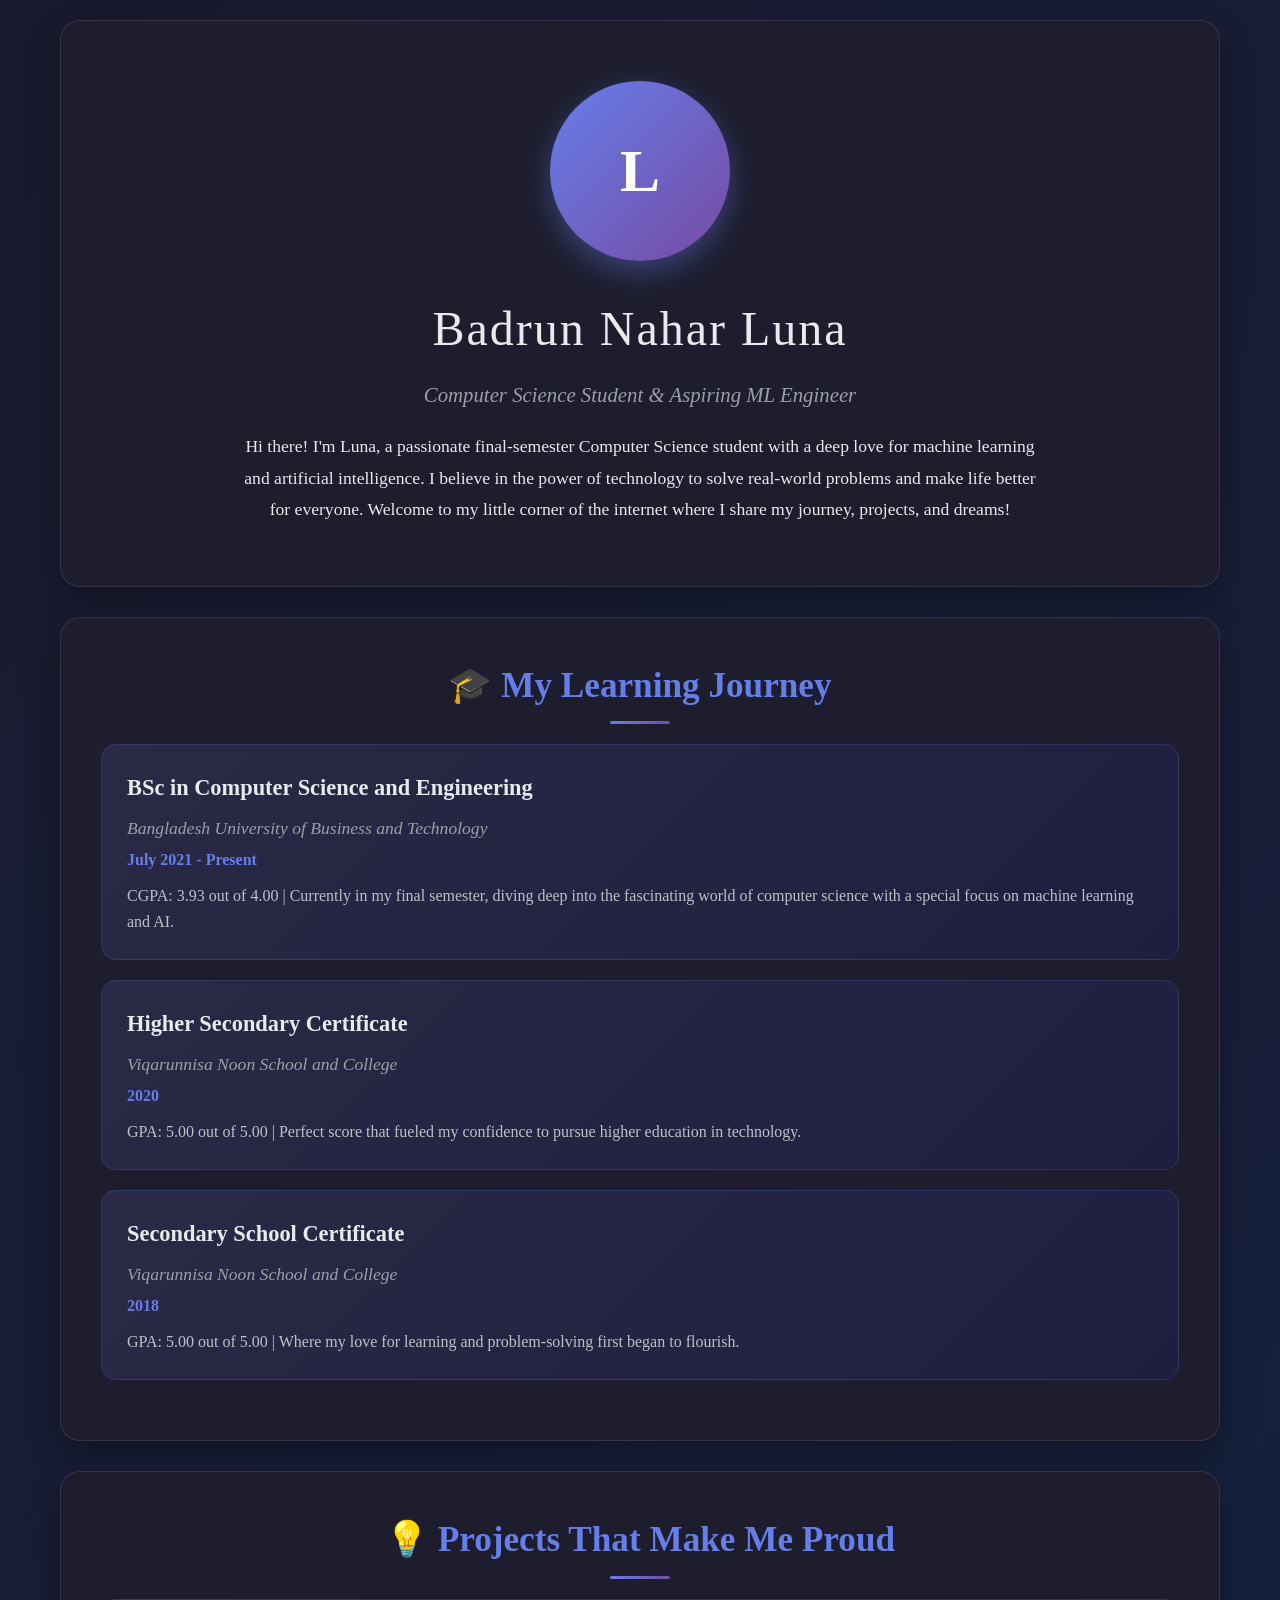
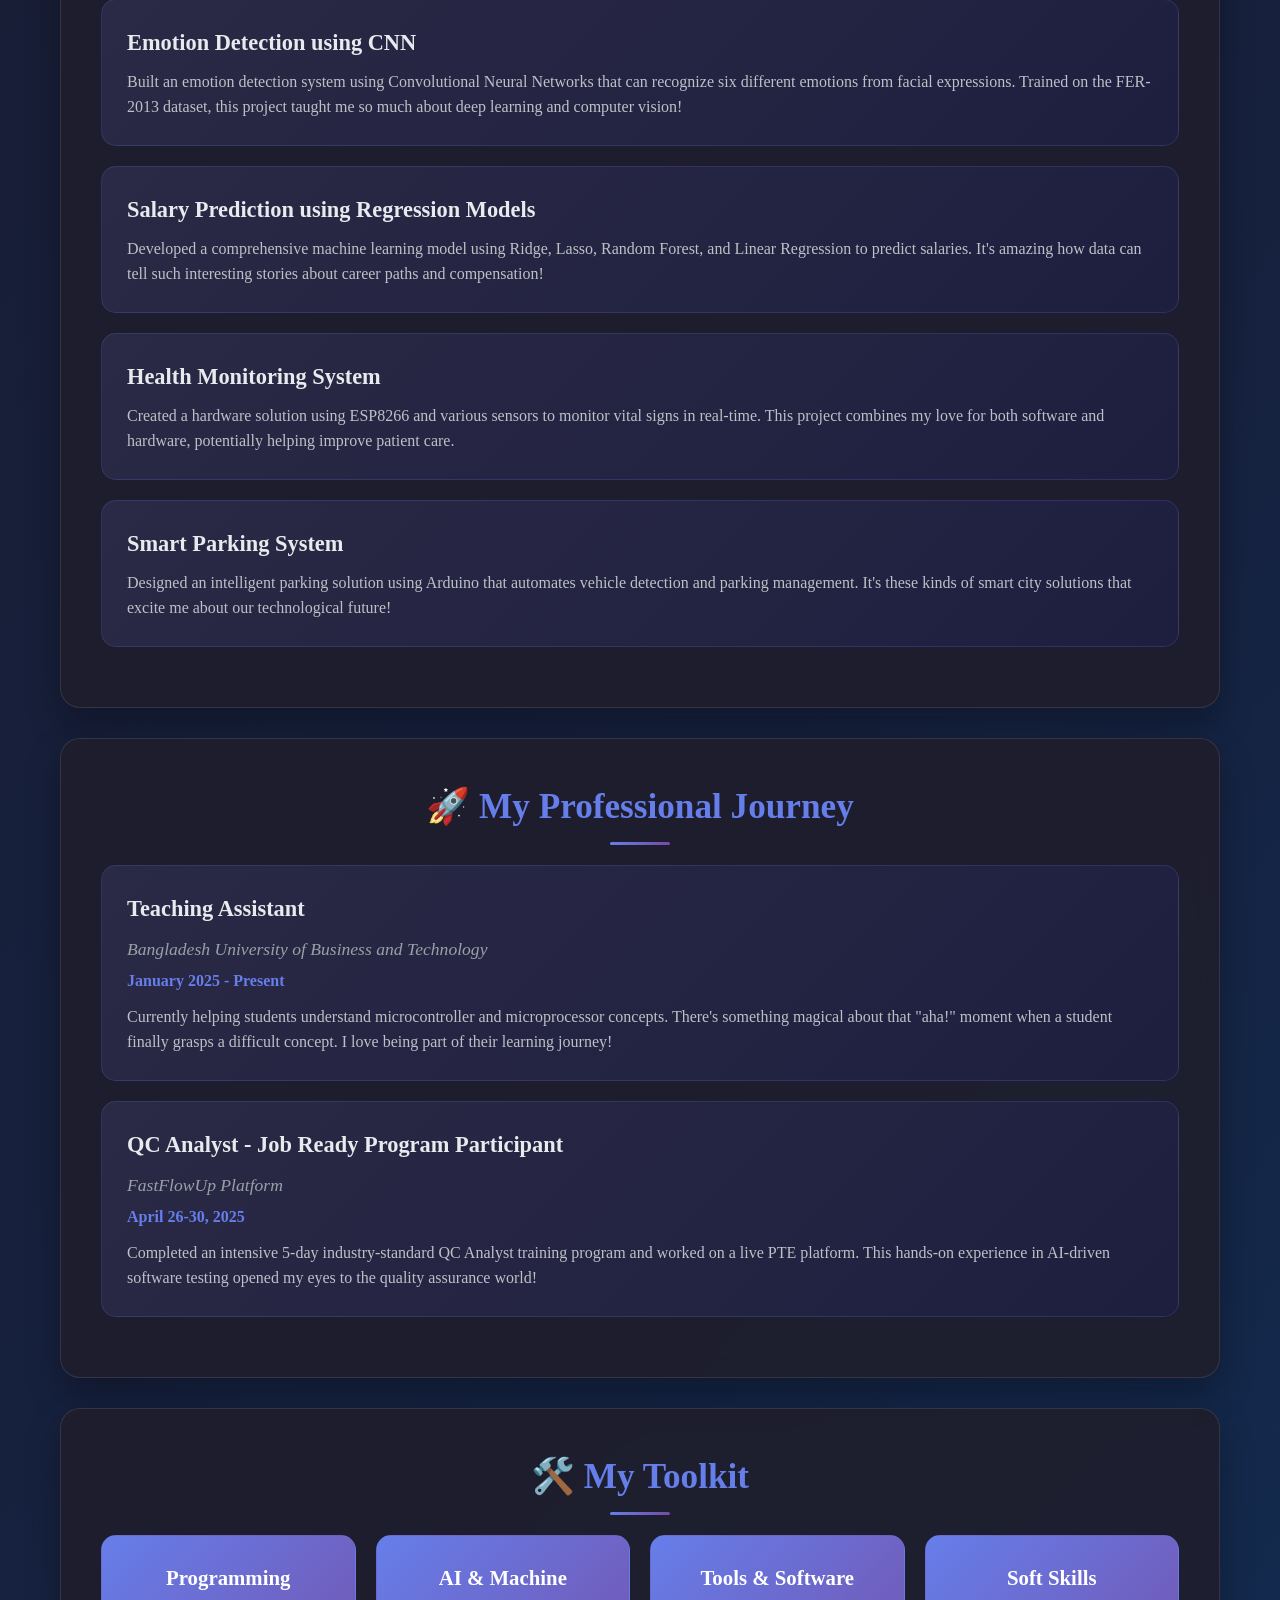
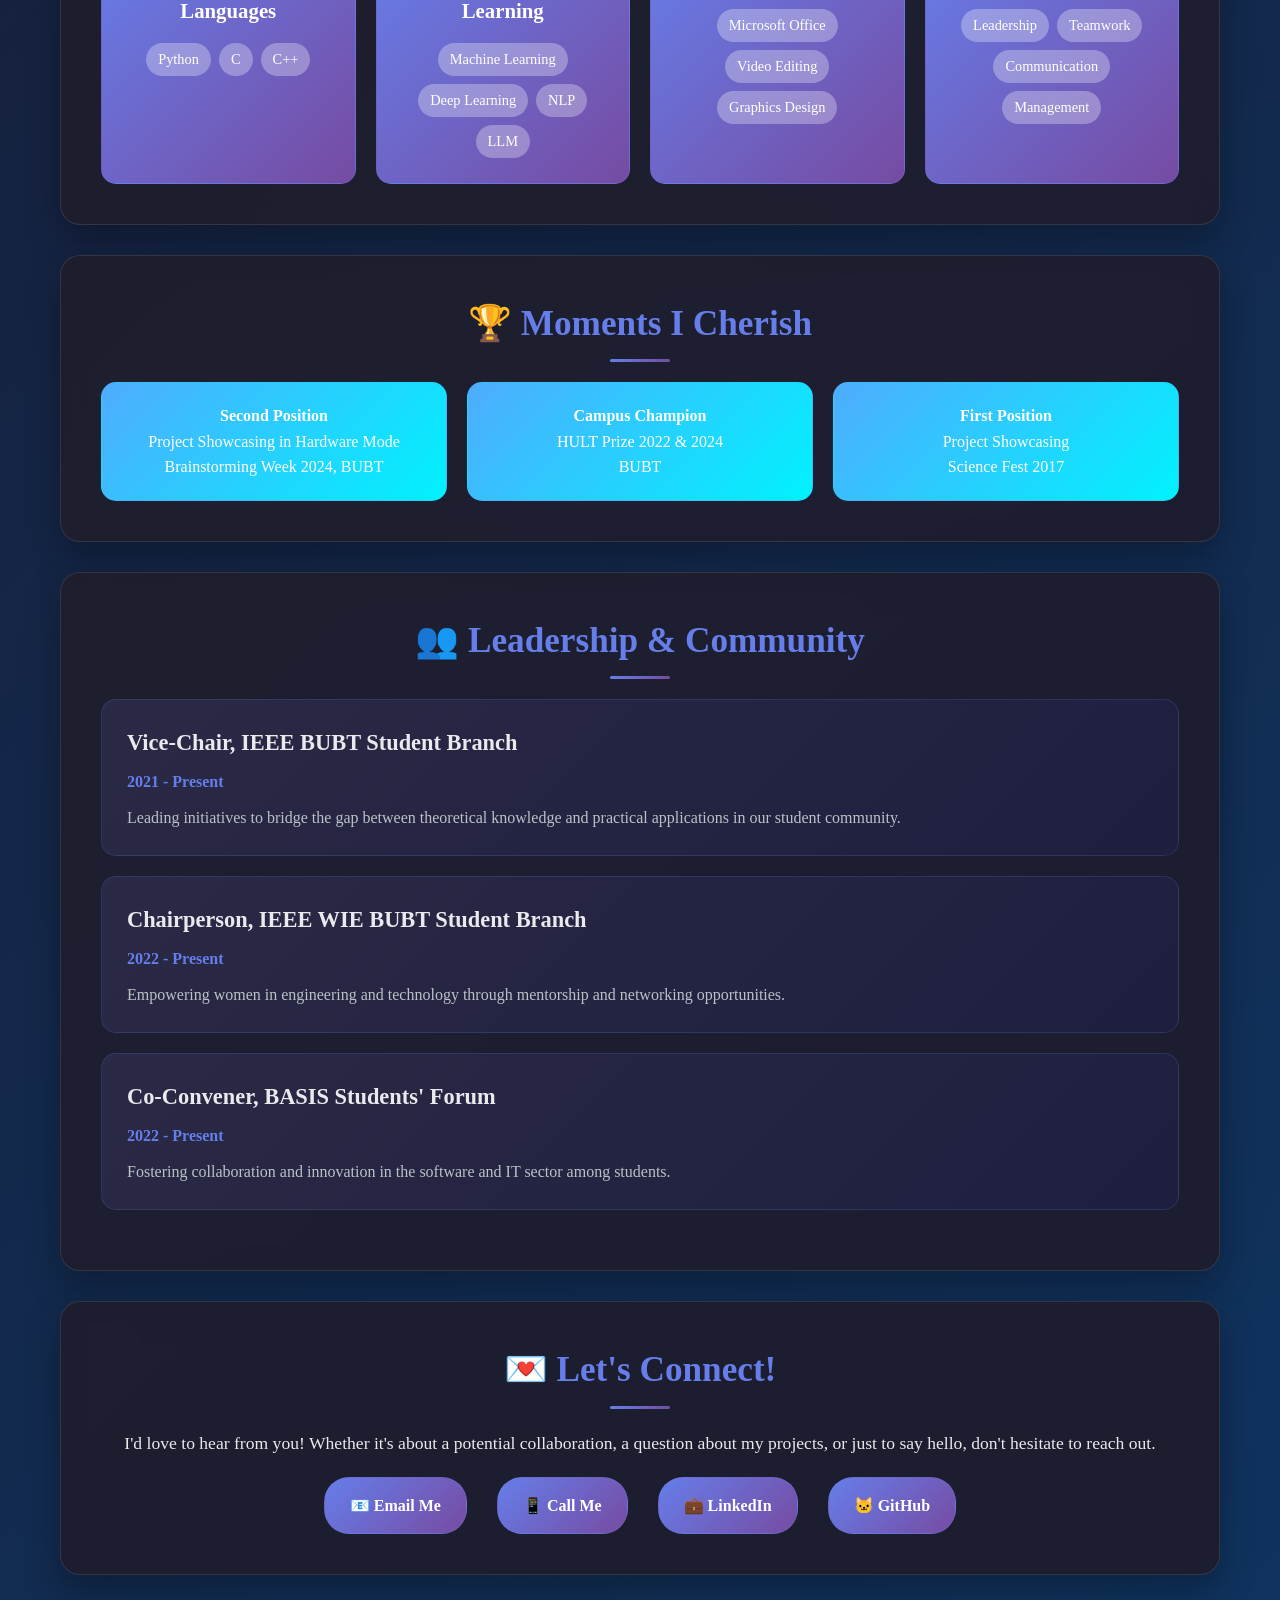
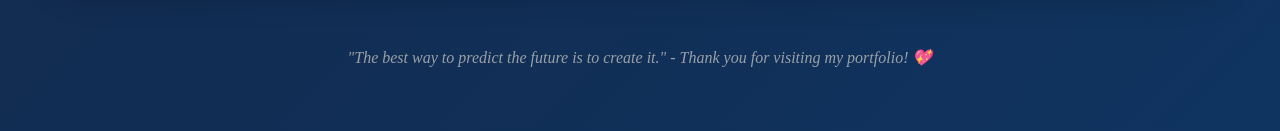
<file: luna_portfolio (1).html>
<!DOCTYPE html>
<html lang="en">
<head>
    <meta charset="UTF-8">
    <meta name="viewport" content="width=device-width, initial-scale=1.0">
    <title>Badrun Nahar Luna - Portfolio</title>
    <style>
        * {
            margin: 0;
            padding: 0;
            box-sizing: border-box;
        }

        body {
            font-family: 'Georgia', 'Times New Roman', serif;
            line-height: 1.6;
            color: #e8eaed;
            background: linear-gradient(135deg, #1a1a2e 0%, #16213e 50%, #0f3460 100%);
            min-height: 100vh;
        }

        .container {
            max-width: 1200px;
            margin: 0 auto;
            padding: 20px;
        }

        .header {
            text-align: center;
            padding: 60px 0;
            background: rgba(30, 30, 46, 0.95);
            border-radius: 20px;
            margin-bottom: 30px;
            box-shadow: 0 15px 35px rgba(0, 0, 0, 0.3);
            backdrop-filter: blur(10px);
            border: 1px solid rgba(255, 255, 255, 0.1);
        }

        .profile-img {
            width: 180px;
            height: 180px;
            border-radius: 50%;
            background: linear-gradient(135deg, #667eea, #764ba2);
            margin: 0 auto 30px;
            display: flex;
            align-items: center;
            justify-content: center;
            font-size: 60px;
            color: white;
            font-weight: bold;
            box-shadow: 0 10px 30px rgba(102, 126, 234, 0.4);
            animation: gentle-pulse 3s ease-in-out infinite;
        }

        @keyframes gentle-pulse {
            0%, 100% { transform: scale(1); }
            50% { transform: scale(1.05); }
        }

        .name {
            font-size: 3em;
            color: #e8eaed;
            margin-bottom: 10px;
            font-weight: 300;
            letter-spacing: 2px;
        }

        .title {
            font-size: 1.3em;
            color: #9aa0a6;
            margin-bottom: 20px;
            font-style: italic;
        }

        .intro {
            font-size: 1.1em;
            color: #e8eaed;
            max-width: 800px;
            margin: 0 auto;
            line-height: 1.8;
        }

        .section {
            background: rgba(30, 30, 46, 0.95);
            margin: 30px 0;
            padding: 40px;
            border-radius: 20px;
            box-shadow: 0 15px 35px rgba(0, 0, 0, 0.3);
            backdrop-filter: blur(10px);
            border: 1px solid rgba(255, 255, 255, 0.1);
            transition: transform 0.3s ease, box-shadow 0.3s ease;
        }

        .section:hover {
            transform: translateY(-5px);
            box-shadow: 0 20px 40px rgba(0, 0, 0, 0.4);
            border-color: rgba(102, 126, 234, 0.3);
        }

        .section-title {
            font-size: 2.2em;
            color: #667eea;
            margin-bottom: 30px;
            text-align: center;
            position: relative;
        }

        .section-title::after {
            content: "";
            position: absolute;
            bottom: -10px;
            left: 50%;
            transform: translateX(-50%);
            width: 60px;
            height: 3px;
            background: linear-gradient(to right, #667eea, #764ba2);
            border-radius: 2px;
        }

        .education-item, .project-item, .experience-item {
            background: linear-gradient(135deg, #2a2a46, #1e1e3f);
            padding: 25px;
            margin: 20px 0;
            border-radius: 15px;
            border-left: 5px solid #667eea;
            border: 1px solid rgba(102, 126, 234, 0.2);
            transition: all 0.3s ease;
        }

        .education-item:hover, .project-item:hover, .experience-item:hover {
            transform: translateX(10px);
            box-shadow: 0 10px 25px rgba(102, 126, 234, 0.3);
            border-left-color: #764ba2;
        }

        .item-title {
            font-size: 1.4em;
            color: #e8eaed;
            font-weight: bold;
            margin-bottom: 8px;
        }

        .item-subtitle {
            font-size: 1.1em;
            color: #9aa0a6;
            margin-bottom: 5px;
            font-style: italic;
        }

        .item-date {
            color: #667eea;
            font-weight: bold;
            margin-bottom: 10px;
        }

        .item-description {
            color: #bdc1c6;
            line-height: 1.6;
        }

        .skills-grid {
            display: grid;
            grid-template-columns: repeat(auto-fit, minmax(250px, 1fr));
            gap: 20px;
            margin-top: 20px;
        }

        .skill-category {
            background: linear-gradient(135deg, #667eea, #764ba2);
            padding: 25px;
            border-radius: 15px;
            text-align: center;
            color: white;
            border: 1px solid rgba(102, 126, 234, 0.3);
            transition: transform 0.3s ease;
        }

        .skill-category:hover {
            transform: scale(1.05);
            box-shadow: 0 10px 25px rgba(102, 126, 234, 0.4);
        }

        .skill-category h4 {
            font-size: 1.3em;
            margin-bottom: 15px;
        }

        .skill-tags {
            display: flex;
            flex-wrap: wrap;
            gap: 8px;
            justify-content: center;
        }

        .skill-tag {
            background: rgba(255, 255, 255, 0.3);
            padding: 5px 12px;
            border-radius: 20px;
            font-size: 0.9em;
            backdrop-filter: blur(5px);
        }

        .achievements {
            display: grid;
            grid-template-columns: repeat(auto-fit, minmax(300px, 1fr));
            gap: 20px;
            margin-top: 20px;
        }

        .achievement-item {
            background: linear-gradient(135deg, #4facfe, #00f2fe);
            padding: 20px;
            border-radius: 15px;
            color: white;
            text-align: center;
            border: 1px solid rgba(79, 172, 254, 0.3);
            transition: transform 0.3s ease;
        }

        .achievement-item:hover {
            transform: scale(1.05);
            box-shadow: 0 10px 25px rgba(79, 172, 254, 0.4);
        }

        .contact-info {
            text-align: center;
            margin-top: 20px;
        }

        .contact-links {
            display: flex;
            justify-content: center;
            gap: 30px;
            flex-wrap: wrap;
        }

        .contact-link {
            background: linear-gradient(135deg, #667eea, #764ba2);
            color: white;
            padding: 15px 25px;
            text-decoration: none;
            border-radius: 25px;
            border: 1px solid rgba(102, 126, 234, 0.3);
            transition: all 0.3s ease;
            font-weight: bold;
        }

        .contact-link:hover {
            transform: translateY(-3px);
            box-shadow: 0 10px 25px rgba(102, 126, 234, 0.4);
            border-color: rgba(118, 75, 162, 0.5);
        }

        .footer {
            text-align: center;
            padding: 40px 0;
            color: #9aa0a6;
            font-style: italic;
        }

        @media (max-width: 768px) {
            .name { font-size: 2.2em; }
            .section { padding: 25px; }
            .contact-links { flex-direction: column; align-items: center; }
            .skills-grid { grid-template-columns: 1fr; }
        }
    </style>
</head>
<body>
    <div class="container">
        <!-- Header Section -->
        <div class="header">
            <div class="profile-img">L</div>
            <h1 class="name">Badrun Nahar Luna</h1>
            <p class="title">Computer Science Student & Aspiring ML Engineer</p>
            <p class="intro">
                Hi there! I'm Luna, a passionate final-semester Computer Science student with a deep love for machine learning and artificial intelligence. I believe in the power of technology to solve real-world problems and make life better for everyone. Welcome to my little corner of the internet where I share my journey, projects, and dreams!
            </p>
        </div>

        <!-- Education Section -->
        <div class="section">
            <h2 class="section-title">🎓 My Learning Journey</h2>
            <div class="education-item">
                <div class="item-title">BSc in Computer Science and Engineering</div>
                <div class="item-subtitle">Bangladesh University of Business and Technology</div>
                <div class="item-date">July 2021 - Present</div>
                <div class="item-description">CGPA: 3.93 out of 4.00 | Currently in my final semester, diving deep into the fascinating world of computer science with a special focus on machine learning and AI.</div>
            </div>
            <div class="education-item">
                <div class="item-title">Higher Secondary Certificate</div>
                <div class="item-subtitle">Viqarunnisa Noon School and College</div>
                <div class="item-date">2020</div>
                <div class="item-description">GPA: 5.00 out of 5.00 | Perfect score that fueled my confidence to pursue higher education in technology.</div>
            </div>
            <div class="education-item">
                <div class="item-title">Secondary School Certificate</div>
                <div class="item-subtitle">Viqarunnisa Noon School and College</div>
                <div class="item-date">2018</div>
                <div class="item-description">GPA: 5.00 out of 5.00 | Where my love for learning and problem-solving first began to flourish.</div>
            </div>
        </div>

        <!-- Projects Section -->
        <div class="section">
            <h2 class="section-title">💡 Projects That Make Me Proud</h2>
            <div class="project-item">
                <div class="item-title">Emotion Detection using CNN</div>
                <div class="item-description">Built an emotion detection system using Convolutional Neural Networks that can recognize six different emotions from facial expressions. Trained on the FER-2013 dataset, this project taught me so much about deep learning and computer vision!</div>
            </div>
            <div class="project-item">
                <div class="item-title">Salary Prediction using Regression Models</div>
                <div class="item-description">Developed a comprehensive machine learning model using Ridge, Lasso, Random Forest, and Linear Regression to predict salaries. It's amazing how data can tell such interesting stories about career paths and compensation!</div>
            </div>
            <div class="project-item">
                <div class="item-title">Health Monitoring System</div>
                <div class="item-description">Created a hardware solution using ESP8266 and various sensors to monitor vital signs in real-time. This project combines my love for both software and hardware, potentially helping improve patient care.</div>
            </div>
            <div class="project-item">
                <div class="item-title">Smart Parking System</div>
                <div class="item-description">Designed an intelligent parking solution using Arduino that automates vehicle detection and parking management. It's these kinds of smart city solutions that excite me about our technological future!</div>
            </div>
        </div>

        <!-- Experience Section -->
        <div class="section">
            <h2 class="section-title">🚀 My Professional Journey</h2>
            <div class="experience-item">
                <div class="item-title">Teaching Assistant</div>
                <div class="item-subtitle">Bangladesh University of Business and Technology</div>
                <div class="item-date">January 2025 - Present</div>
                <div class="item-description">Currently helping students understand microcontroller and microprocessor concepts. There's something magical about that "aha!" moment when a student finally grasps a difficult concept. I love being part of their learning journey!</div>
            </div>
            <div class="experience-item">
                <div class="item-title">QC Analyst - Job Ready Program Participant</div>
                <div class="item-subtitle">FastFlowUp Platform</div>
                <div class="item-date">April 26-30, 2025</div>
                <div class="item-description">Completed an intensive 5-day industry-standard QC Analyst training program and worked on a live PTE platform. This hands-on experience in AI-driven software testing opened my eyes to the quality assurance world!</div>
            </div>
        </div>

        <!-- Skills Section -->
        <div class="section">
            <h2 class="section-title">🛠️ My Toolkit</h2>
            <div class="skills-grid">
                <div class="skill-category">
                    <h4>Programming Languages</h4>
                    <div class="skill-tags">
                        <span class="skill-tag">Python</span>
                        <span class="skill-tag">C</span>
                        <span class="skill-tag">C++</span>
                    </div>
                </div>
                <div class="skill-category">
                    <h4>AI & Machine Learning</h4>
                    <div class="skill-tags">
                        <span class="skill-tag">Machine Learning</span>
                        <span class="skill-tag">Deep Learning</span>
                        <span class="skill-tag">NLP</span>
                        <span class="skill-tag">LLM</span>
                    </div>
                </div>
                <div class="skill-category">
                    <h4>Tools & Software</h4>
                    <div class="skill-tags">
                        <span class="skill-tag">Microsoft Office</span>
                        <span class="skill-tag">Video Editing</span>
                        <span class="skill-tag">Graphics Design</span>
                    </div>
                </div>
                <div class="skill-category">
                    <h4>Soft Skills</h4>
                    <div class="skill-tags">
                        <span class="skill-tag">Leadership</span>
                        <span class="skill-tag">Teamwork</span>
                        <span class="skill-tag">Communication</span>
                        <span class="skill-tag">Management</span>
                    </div>
                </div>
            </div>
        </div>

        <!-- Achievements Section -->
        <div class="section">
            <h2 class="section-title">🏆 Moments I Cherish</h2>
            <div class="achievements">
                <div class="achievement-item">
                    <h4>Second Position</h4>
                    <p>Project Showcasing in Hardware Mode<br>Brainstorming Week 2024, BUBT</p>
                </div>
                <div class="achievement-item">
                    <h4>Campus Champion</h4>
                    <p>HULT Prize 2022 & 2024<br>BUBT</p>
                </div>
                <div class="achievement-item">
                    <h4>First Position</h4>
                    <p>Project Showcasing<br>Science Fest 2017</p>
                </div>
            </div>
        </div>

        <!-- Leadership Section -->
        <div class="section">
            <h2 class="section-title">👥 Leadership & Community</h2>
            <div class="experience-item">
                <div class="item-title">Vice-Chair, IEEE BUBT Student Branch</div>
                <div class="item-date">2021 - Present</div>
                <div class="item-description">Leading initiatives to bridge the gap between theoretical knowledge and practical applications in our student community.</div>
            </div>
            <div class="experience-item">
                <div class="item-title">Chairperson, IEEE WIE BUBT Student Branch</div>
                <div class="item-date">2022 - Present</div>
                <div class="item-description">Empowering women in engineering and technology through mentorship and networking opportunities.</div>
            </div>
            <div class="experience-item">
                <div class="item-title">Co-Convener, BASIS Students' Forum</div>
                <div class="item-date">2022 - Present</div>
                <div class="item-description">Fostering collaboration and innovation in the software and IT sector among students.</div>
            </div>
        </div>

        <!-- Contact Section -->
        <div class="section">
            <h2 class="section-title">💌 Let's Connect!</h2>
            <div class="contact-info">
                <p style="margin-bottom: 20px; font-size: 1.1em;">I'd love to hear from you! Whether it's about a potential collaboration, a question about my projects, or just to say hello, don't hesitate to reach out.</p>
                <div class="contact-links">
                    <a href="mailto:naharluna010@gmail.com" class="contact-link">📧 Email Me</a>
                    <a href="tel:+8801567905581" class="contact-link">📱 Call Me</a>
                    <a href="#" class="contact-link">💼 LinkedIn</a>
                    <a href="#" class="contact-link">🐱 GitHub</a>
                </div>
            </div>
        </div>

        <div class="footer">
            <p>"The best way to predict the future is to create it." - Thank you for visiting my portfolio! 💖</p>
        </div>
    </div>

    <script>
        // Add smooth scrolling and gentle animations
        document.addEventListener('DOMContentLoaded', function() {
            // Smooth scroll for any internal links
            document.querySelectorAll('a[href^="#"]').forEach(anchor => {
                anchor.addEventListener('click', function (e) {
                    e.preventDefault();
                    const target = document.querySelector(this.getAttribute('href'));
                    if (target) {
                        target.scrollIntoView({
                            behavior: 'smooth',
                            block: 'start'
                        });
                    }
                });
            });

            // Add gentle entrance animations
            const sections = document.querySelectorAll('.section');
            const observerOptions = {
                threshold: 0.1,
                rootMargin: '0px 0px -50px 0px'
            };

            const observer = new IntersectionObserver((entries) => {
                entries.forEach(entry => {
                    if (entry.isIntersecting) {
                        entry.target.style.opacity = '1';
                        entry.target.style.transform = 'translateY(0)';
                    }
                });
            }, observerOptions);

            sections.forEach(section => {
                section.style.opacity = '0';
                section.style.transform = 'translateY(20px)';
                section.style.transition = 'opacity 0.6s ease, transform 0.6s ease';
                observer.observe(section);
            });

            // Header appears immediately
            document.querySelector('.header').style.opacity = '1';
            document.querySelector('.header').style.transform = 'translateY(0)';
        });
    </script>
</body>
</html>
</file>
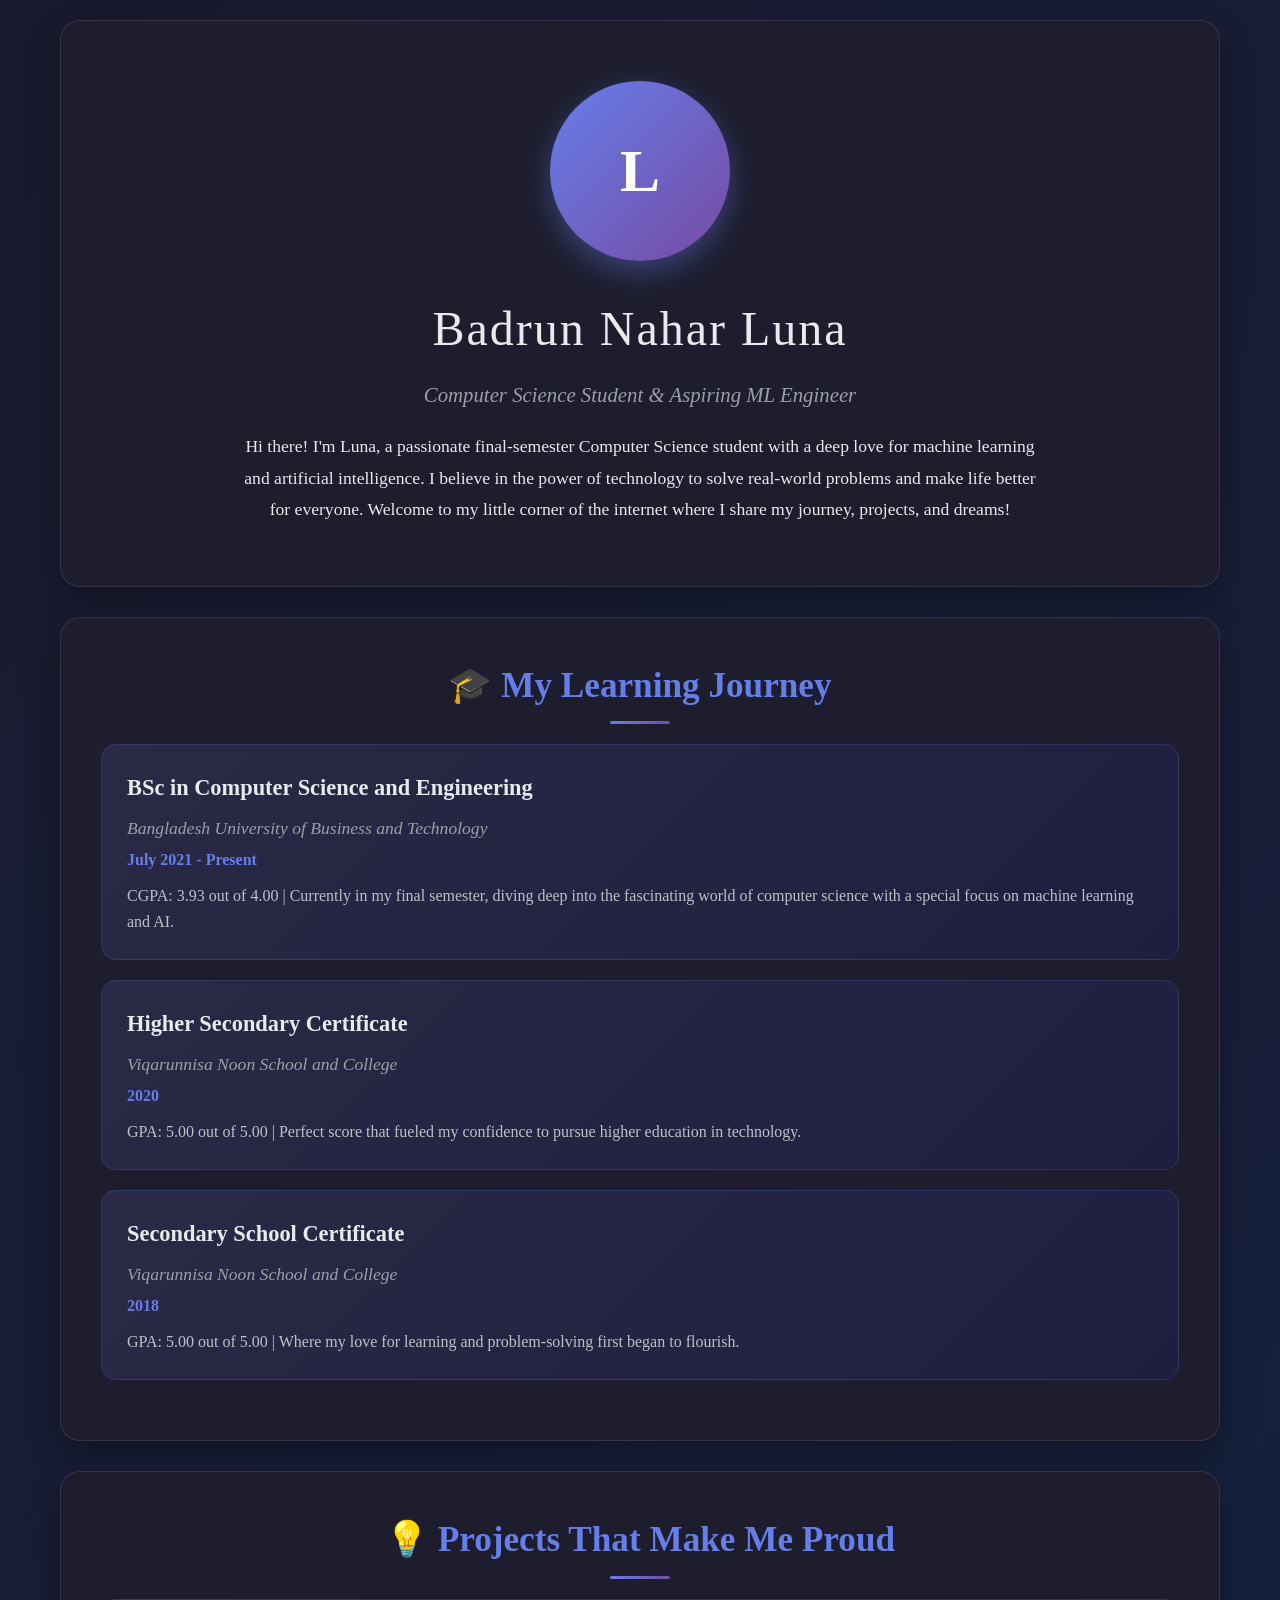
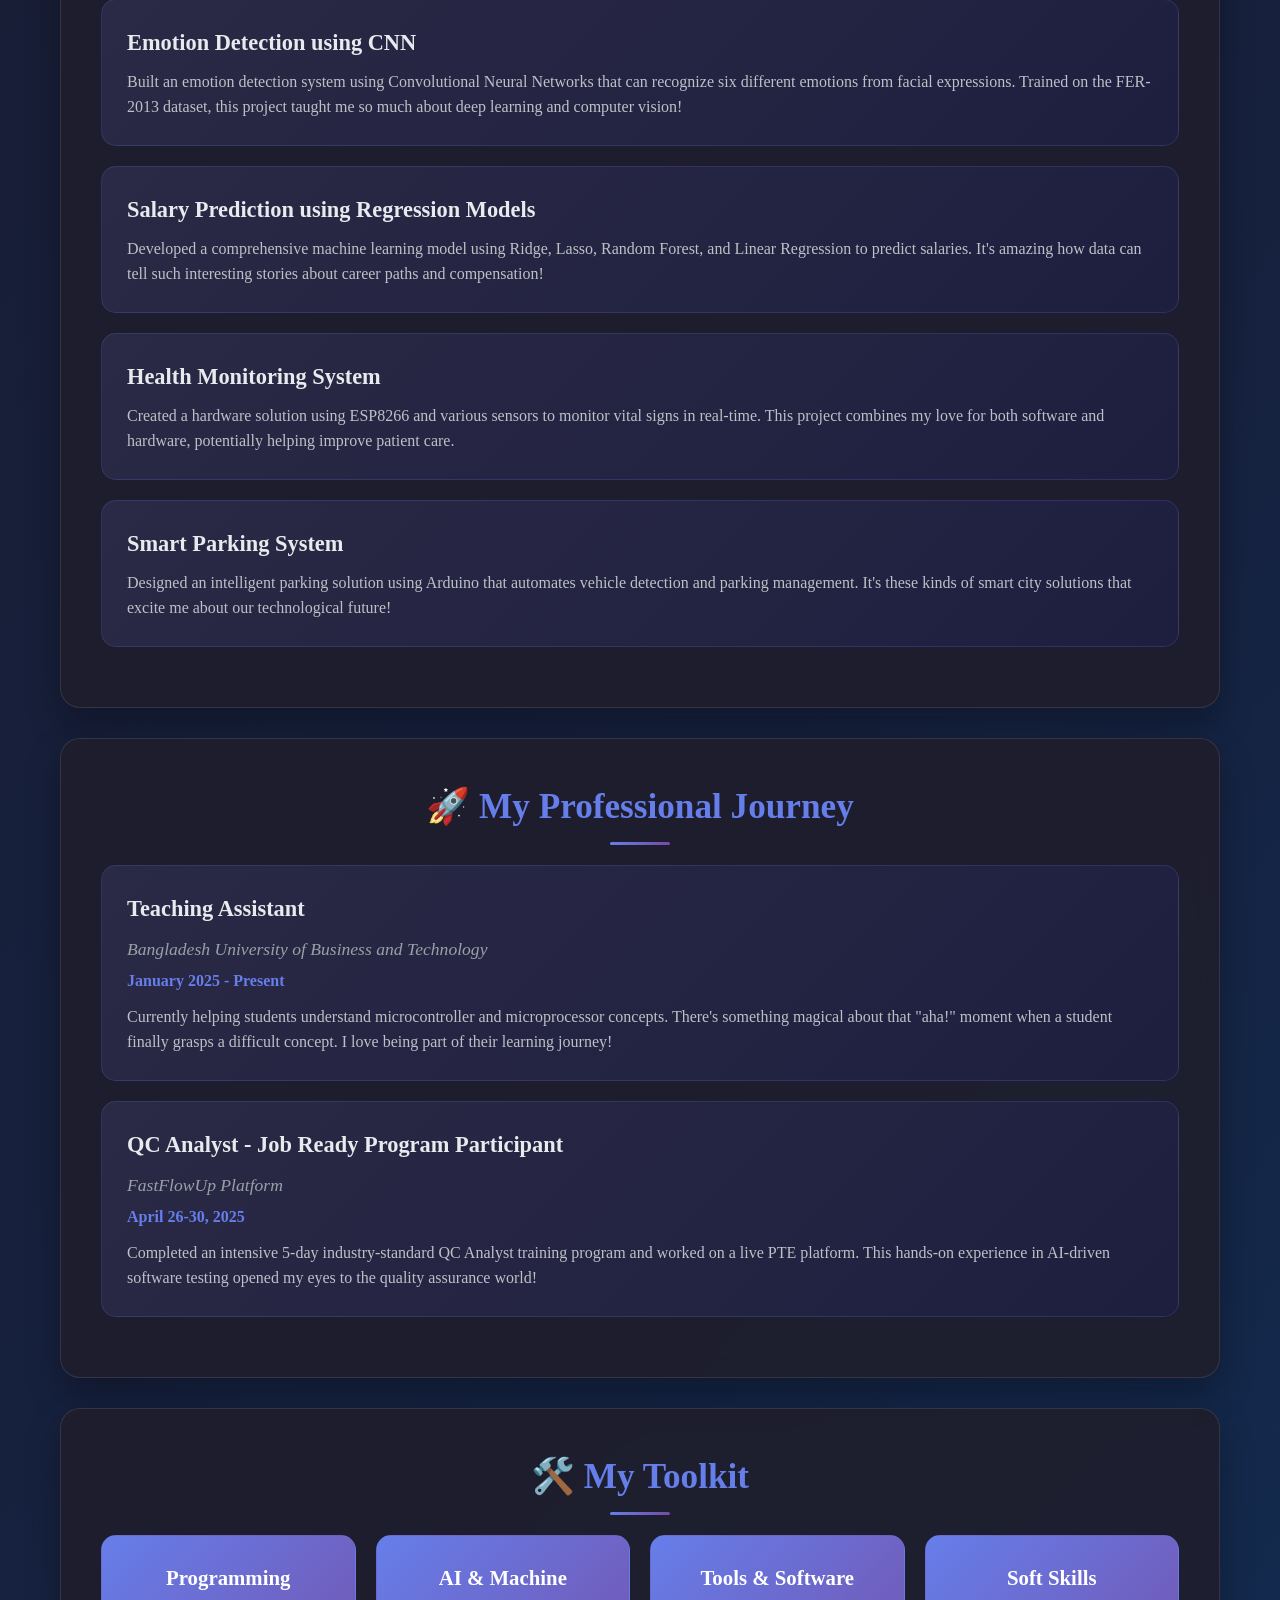
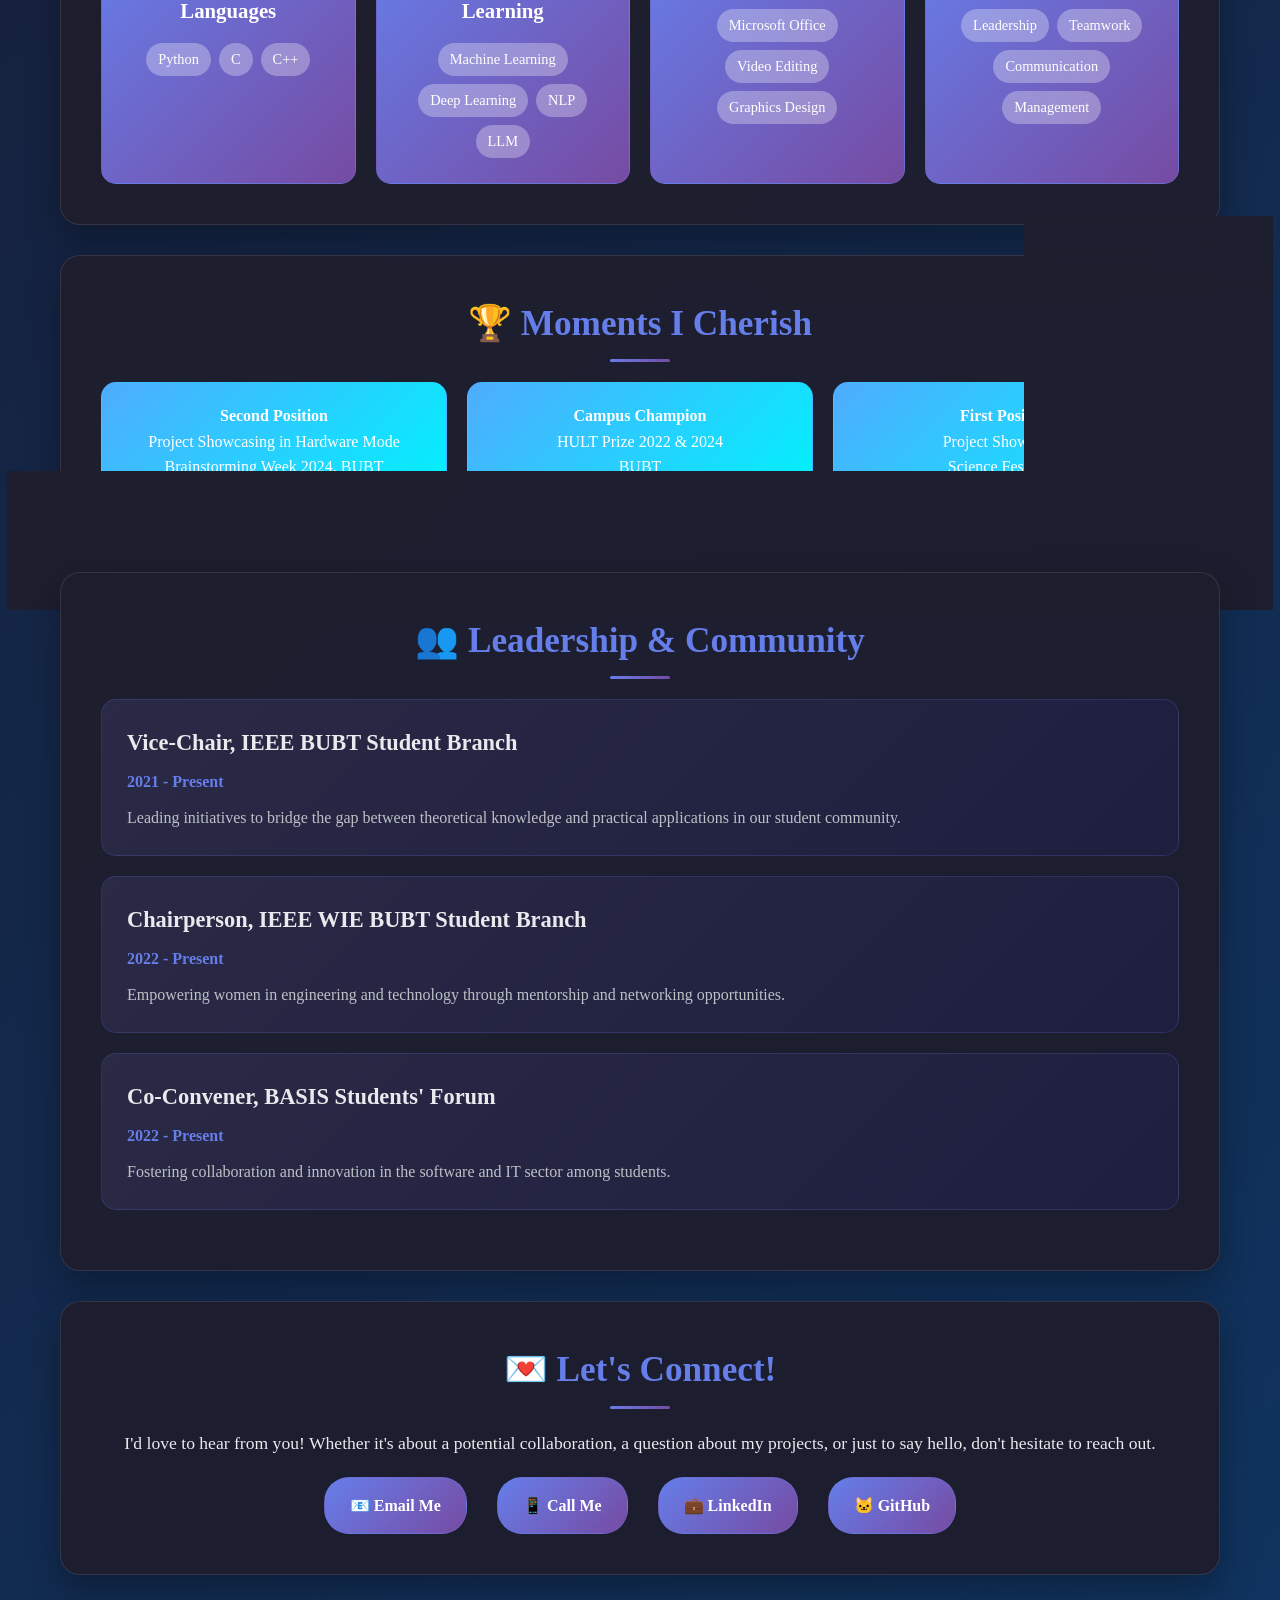
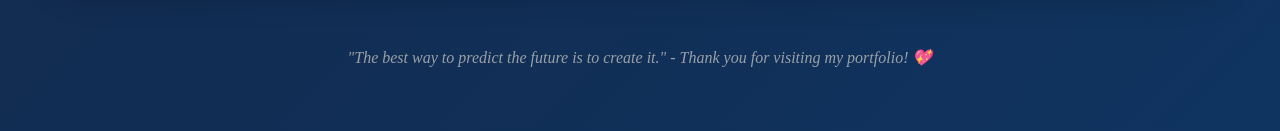
<file: luna_portfolio.html>
<!DOCTYPE html>
<html lang="en">
<head>
    <meta charset="UTF-8">
    <meta name="viewport" content="width=device-width, initial-scale=1.0">
    <title>Badrun Nahar Luna - Portfolio</title>
    <style>
        * {
            margin: 0;
            padding: 0;
            box-sizing: border-box;
        }

        body {
            font-family: 'Georgia', 'Times New Roman', serif;
            line-height: 1.6;
            color: #e8eaed;
            background: linear-gradient(135deg, #1a1a2e 0%, #16213e 50%, #0f3460 100%);
            min-height: 100vh;
        }

        .container {
            max-width: 1200px;
            margin: 0 auto;
            padding: 20px;
        }

        .header {
            text-align: center;
            padding: 60px 0;
            background: rgba(30, 30, 46, 0.95);
            border-radius: 20px;
            margin-bottom: 30px;
            box-shadow: 0 15px 35px rgba(0, 0, 0, 0.3);
            backdrop-filter: blur(10px);
            border: 1px solid rgba(255, 255, 255, 0.1);
        }

        .profile-img {
            width: 180px;
            height: 180px;
            border-radius: 50%;
            background: linear-gradient(135deg, #667eea, #764ba2);
            margin: 0 auto 30px;
            display: flex;
            align-items: center;
            justify-content: center;
            font-size: 60px;
            color: white;
            font-weight: bold;
            box-shadow: 0 10px 30px rgba(102, 126, 234, 0.4);
            animation: gentle-pulse 3s ease-in-out infinite;
        }

        @keyframes gentle-pulse {
            0%, 100% { transform: scale(1); }
            50% { transform: scale(1.05); }
        }

        .name {
            font-size: 3em;
            color: #e8eaed;
            margin-bottom: 10px;
            font-weight: 300;
            letter-spacing: 2px;
        }

        .title {
            font-size: 1.3em;
            color: #9aa0a6;
            margin-bottom: 20px;
            font-style: italic;
        }

        .intro {
            font-size: 1.1em;
            color: #e8eaed;
            max-width: 800px;
            margin: 0 auto;
            line-height: 1.8;
        }

        .section {
            background: rgba(30, 30, 46, 0.95);
            margin: 30px 0;
            padding: 40px;
            border-radius: 20px;
            box-shadow: 0 15px 35px rgba(0, 0, 0, 0.3);
            backdrop-filter: blur(10px);
            border: 1px solid rgba(255, 255, 255, 0.1);
            transition: transform 0.3s ease, box-shadow 0.3s ease;
        }

        .section:hover {
            transform: translateY(-5px);
            box-shadow: 0 20px 40px rgba(0, 0, 0, 0.4);
            border-color: rgba(102, 126, 234, 0.3);
        }

        .section-title {
            font-size: 2.2em;
            color: #667eea;
            margin-bottom: 30px;
            text-align: center;
            position: relative;
        }

        .section-title::after {
            content: "";
            position: absolute;
            bottom: -10px;
            left: 50%;
            transform: translateX(-50%);
            width: 60px;
            height: 3px;
            background: linear-gradient(to right, #667eea, #764ba2);
            border-radius: 2px;
        }

        .education-item, .project-item, .experience-item {
            background: linear-gradient(135deg, #2a2a46, #1e1e3f);
            padding: 25px;
            margin: 20px 0;
            border-radius: 15px;
            border-left: 5px solid #667eea;
            border: 1px solid rgba(102, 126, 234, 0.2);
            transition: all 0.3s ease;
        }

        .education-item:hover, .project-item:hover, .experience-item:hover {
            transform: translateX(10px);
            box-shadow: 0 10px 25px rgba(102, 126, 234, 0.3);
            border-left-color: #764ba2;
        }

        .item-title {
            font-size: 1.4em;
            color: #e8eaed;
            font-weight: bold;
            margin-bottom: 8px;
        }

        .item-subtitle {
            font-size: 1.1em;
            color: #9aa0a6;
            margin-bottom: 5px;
            font-style: italic;
        }

        .item-date {
            color: #667eea;
            font-weight: bold;
            margin-bottom: 10px;
        }

        .item-description {
            color: #bdc1c6;
            line-height: 1.6;
        }

        .skills-grid {
            display: grid;
            grid-template-columns: repeat(auto-fit, minmax(250px, 1fr));
            gap: 20px;
            margin-top: 20px;
        }

        .skill-category {
            background: linear-gradient(135deg, #667eea, #764ba2);
            padding: 25px;
            border-radius: 15px;
            text-align: center;
            color: white;
            border: 1px solid rgba(102, 126, 234, 0.3);
            transition: transform 0.3s ease;
        }

        .skill-category:hover {
            transform: scale(1.05);
            box-shadow: 0 10px 25px rgba(102, 126, 234, 0.4);
        }

        .skill-category h4 {
            font-size: 1.3em;
            margin-bottom: 15px;
        }

        .skill-tags {
            display: flex;
            flex-wrap: wrap;
            gap: 8px;
            justify-content: center;
        }

        .skill-tag {
            background: rgba(255, 255, 255, 0.3);
            padding: 5px 12px;
            border-radius: 20px;
            font-size: 0.9em;
            backdrop-filter: blur(5px);
        }

        .achievements {
            display: grid;
            grid-template-columns: repeat(auto-fit, minmax(300px, 1fr));
            gap: 20px;
            margin-top: 20px;
        }

        .achievement-item {
            background: linear-gradient(135deg, #4facfe, #00f2fe);
            padding: 20px;
            border-radius: 15px;
            color: white;
            text-align: center;
            border: 1px solid rgba(79, 172, 254, 0.3);
            transition: transform 0.3s ease;
        }

        .achievement-item:hover {
            transform: scale(1.05);
            box-shadow: 0 10px 25px rgba(79, 172, 254, 0.4);
        }

        .contact-info {
            text-align: center;
            margin-top: 20px;
        }

        .contact-links {
            display: flex;
            justify-content: center;
            gap: 30px;
            flex-wrap: wrap;
        }

        .contact-link {
            background: linear-gradient(135deg, #667eea, #764ba2);
            color: white;
            padding: 15px 25px;
            text-decoration: none;
            border-radius: 25px;
            border: 1px solid rgba(102, 126, 234, 0.3);
            transition: all 0.3s ease;
            font-weight: bold;
        }

        .contact-link:hover {
            transform: translateY(-3px);
            box-shadow: 0 10px 25px rgba(102, 126, 234, 0.4);
            border-color: rgba(118, 75, 162, 0.5);
        }

        .footer {
            text-align: center;
            padding: 40px 0;
            color: #9aa0a6;
            font-style: italic;
        }

        @media (max-width: 768px) {
            .name { font-size: 2.2em; }
            .section { padding: 25px; }
            .contact-links { flex-direction: column; align-items: center; }
            .skills-grid { grid-template-columns: 1fr; }
        }
    </style>
</head>
<body>
    <div class="container">
        <!-- Header Section -->
        <div class="header">
            <div class="profile-img">L</div>
            <h1 class="name">Badrun Nahar Luna</h1>
            <p class="title">Computer Science Student & Aspiring ML Engineer</p>
            <p class="intro">
                Hi there! I'm Luna, a passionate final-semester Computer Science student with a deep love for machine learning and artificial intelligence. I believe in the power of technology to solve real-world problems and make life better for everyone. Welcome to my little corner of the internet where I share my journey, projects, and dreams!
            </p>
        </div>

        <!-- Education Section -->
        <div class="section">
            <h2 class="section-title">🎓 My Learning Journey</h2>
            <div class="education-item">
                <div class="item-title">BSc in Computer Science and Engineering</div>
                <div class="item-subtitle">Bangladesh University of Business and Technology</div>
                <div class="item-date">July 2021 - Present</div>
                <div class="item-description">CGPA: 3.93 out of 4.00 | Currently in my final semester, diving deep into the fascinating world of computer science with a special focus on machine learning and AI.</div>
            </div>
            <div class="education-item">
                <div class="item-title">Higher Secondary Certificate</div>
                <div class="item-subtitle">Viqarunnisa Noon School and College</div>
                <div class="item-date">2020</div>
                <div class="item-description">GPA: 5.00 out of 5.00 | Perfect score that fueled my confidence to pursue higher education in technology.</div>
            </div>
            <div class="education-item">
                <div class="item-title">Secondary School Certificate</div>
                <div class="item-subtitle">Viqarunnisa Noon School and College</div>
                <div class="item-date">2018</div>
                <div class="item-description">GPA: 5.00 out of 5.00 | Where my love for learning and problem-solving first began to flourish.</div>
            </div>
        </div>

        <!-- Projects Section -->
        <div class="section">
            <h2 class="section-title">💡 Projects That Make Me Proud</h2>
            <div class="project-item">
                <div class="item-title">Emotion Detection using CNN</div>
                <div class="item-description">Built an emotion detection system using Convolutional Neural Networks that can recognize six different emotions from facial expressions. Trained on the FER-2013 dataset, this project taught me so much about deep learning and computer vision!</div>
            </div>
            <div class="project-item">
                <div class="item-title">Salary Prediction using Regression Models</div>
                <div class="item-description">Developed a comprehensive machine learning model using Ridge, Lasso, Random Forest, and Linear Regression to predict salaries. It's amazing how data can tell such interesting stories about career paths and compensation!</div>
            </div>
            <div class="project-item">
                <div class="item-title">Health Monitoring System</div>
                <div class="item-description">Created a hardware solution using ESP8266 and various sensors to monitor vital signs in real-time. This project combines my love for both software and hardware, potentially helping improve patient care.</div>
            </div>
            <div class="project-item">
                <div class="item-title">Smart Parking System</div>
                <div class="item-description">Designed an intelligent parking solution using Arduino that automates vehicle detection and parking management. It's these kinds of smart city solutions that excite me about our technological future!</div>
            </div>
        </div>

        <!-- Experience Section -->
        <div class="section">
            <h2 class="section-title">🚀 My Professional Journey</h2>
            <div class="experience-item">
                <div class="item-title">Teaching Assistant</div>
                <div class="item-subtitle">Bangladesh University of Business and Technology</div>
                <div class="item-date">January 2025 - Present</div>
                <div class="item-description">Currently helping students understand microcontroller and microprocessor concepts. There's something magical about that "aha!" moment when a student finally grasps a difficult concept. I love being part of their learning journey!</div>
            </div>
            <div class="experience-item">
                <div class="item-title">QC Analyst - Job Ready Program Participant</div>
                <div class="item-subtitle">FastFlowUp Platform</div>
                <div class="item-date">April 26-30, 2025</div>
                <div class="item-description">Completed an intensive 5-day industry-standard QC Analyst training program and worked on a live PTE platform. This hands-on experience in AI-driven software testing opened my eyes to the quality assurance world!</div>
            </div>
        </div>

        <!-- Skills Section -->
        <div class="section">
            <h2 class="section-title">🛠️ My Toolkit</h2>
            <div class="skills-grid">
                <div class="skill-category">
                    <h4>Programming Languages</h4>
                    <div class="skill-tags">
                        <span class="skill-tag">Python</span>
                        <span class="skill-tag">C</span>
                        <span class="skill-tag">C++</span>
                    </div>
                </div>
                <div class="skill-category">
                    <h4>AI & Machine Learning</h4>
                    <div class="skill-tags">
                        <span class="skill-tag">Machine Learning</span>
                        <span class="skill-tag">Deep Learning</span>
                        <span class="skill-tag">NLP</span>
                        <span class="skill-tag">LLM</span>
                    </div>
                </div>
                <div class="skill-category">
                    <h4>Tools & Software</h4>
                    <div class="skill-tags">
                        <span class="skill-tag">Microsoft Office</span>
                        <span class="skill-tag">Video Editing</span>
                        <span class="skill-tag">Graphics Design</span>
                    </div>
                </div>
                <div class="skill-category">
                    <h4>Soft Skills</h4>
                    <div class="skill-tags">
                        <span class="skill-tag">Leadership</span>
                        <span class="skill-tag">Teamwork</span>
                        <span class="skill-tag">Communication</span>
                        <span class="skill-tag">Management</span>
                    </div>
                </div>
            </div>
        </div>

        <!-- Achievements Section -->
        <div class="section">
            <h2 class="section-title">🏆 Moments I Cherish</h2>
            <div class="achievements">
                <div class="achievement-item">
                    <h4>Second Position</h4>
                    <p>Project Showcasing in Hardware Mode<br>Brainstorming Week 2024, BUBT</p>
                </div>
                <div class="achievement-item">
                    <h4>Campus Champion</h4>
                    <p>HULT Prize 2022 & 2024<br>BUBT</p>
                </div>
                <div class="achievement-item">
                    <h4>First Position</h4>
                    <p>Project Showcasing<br>Science Fest 2017</p>
                </div>
            </div>
        </div>

        <!-- Leadership Section -->
        <div class="section">
            <h2 class="section-title">👥 Leadership & Community</h2>
            <div class="experience-item">
                <div class="item-title">Vice-Chair, IEEE BUBT Student Branch</div>
                <div class="item-date">2021 - Present</div>
                <div class="item-description">Leading initiatives to bridge the gap between theoretical knowledge and practical applications in our student community.</div>
            </div>
            <div class="experience-item">
                <div class="item-title">Chairperson, IEEE WIE BUBT Student Branch</div>
                <div class="item-date">2022 - Present</div>
                <div class="item-description">Empowering women in engineering and technology through mentorship and networking opportunities.</div>
            </div>
            <div class="experience-item">
                <div class="item-title">Co-Convener, BASIS Students' Forum</div>
                <div class="item-date">2022 - Present</div>
                <div class="item-description">Fostering collaboration and innovation in the software and IT sector among students.</div>
            </div>
        </div>

        <!-- Contact Section -->
        <div class="section">
            <h2 class="section-title">💌 Let's Connect!</h2>
            <div class="contact-info">
                <p style="margin-bottom: 20px; font-size: 1.1em;">I'd love to hear from you! Whether it's about a potential collaboration, a question about my projects, or just to say hello, don't hesitate to reach out.</p>
                <div class="contact-links">
                    <a href="mailto:naharluna010@gmail.com" class="contact-link">📧 Email Me</a>
                    <a href="tel:+8801567905581" class="contact-link">📱 Call Me</a>
                    <a href="#" class="contact-link">💼 LinkedIn</a>
                    <a href="#" class="contact-link">🐱 GitHub</a>
                </div>
            </div>
        </div>

        <div class="footer">
            <p>"The best way to predict the future is to create it." - Thank you for visiting my portfolio! 💖</p>
        </div>
    </div>

    <script>
        // Add smooth scrolling and gentle animations
        document.addEventListener('DOMContentLoaded', function() {
            // Smooth scroll for any internal links
            document.querySelectorAll('a[href^="#"]').forEach(anchor => {
                anchor.addEventListener('click', function (e) {
                    e.preventDefault();
                    const target = document.querySelector(this.getAttribute('href'));
                    if (target) {
                        target.scrollIntoView({
                            behavior: 'smooth',
                            block: 'start'
                        });
                    }
                });
            });

            // Add gentle entrance animations
            const sections = document.querySelectorAll('.section');
            const observerOptions = {
                threshold: 0.1,
                rootMargin: '0px 0px -50px 0px'
            };

            const observer = new IntersectionObserver((entries) => {
                entries.forEach(entry => {
                    if (entry.isIntersecting) {
                        entry.target.style.opacity = '1';
                        entry.target.style.transform = 'translateY(0)';
                    }
                });
            }, observerOptions);

            sections.forEach(section => {
                section.style.opacity = '0';
                section.style.transform = 'translateY(20px)';
                section.style.transition = 'opacity 0.6s ease, transform 0.6s ease';
                observer.observe(section);
            });

            // Header appears immediately
            document.querySelector('.header').style.opacity = '1';
            document.querySelector('.header').style.transform = 'translateY(0)';
        });
    </script>
</body>
</html>
</file>
